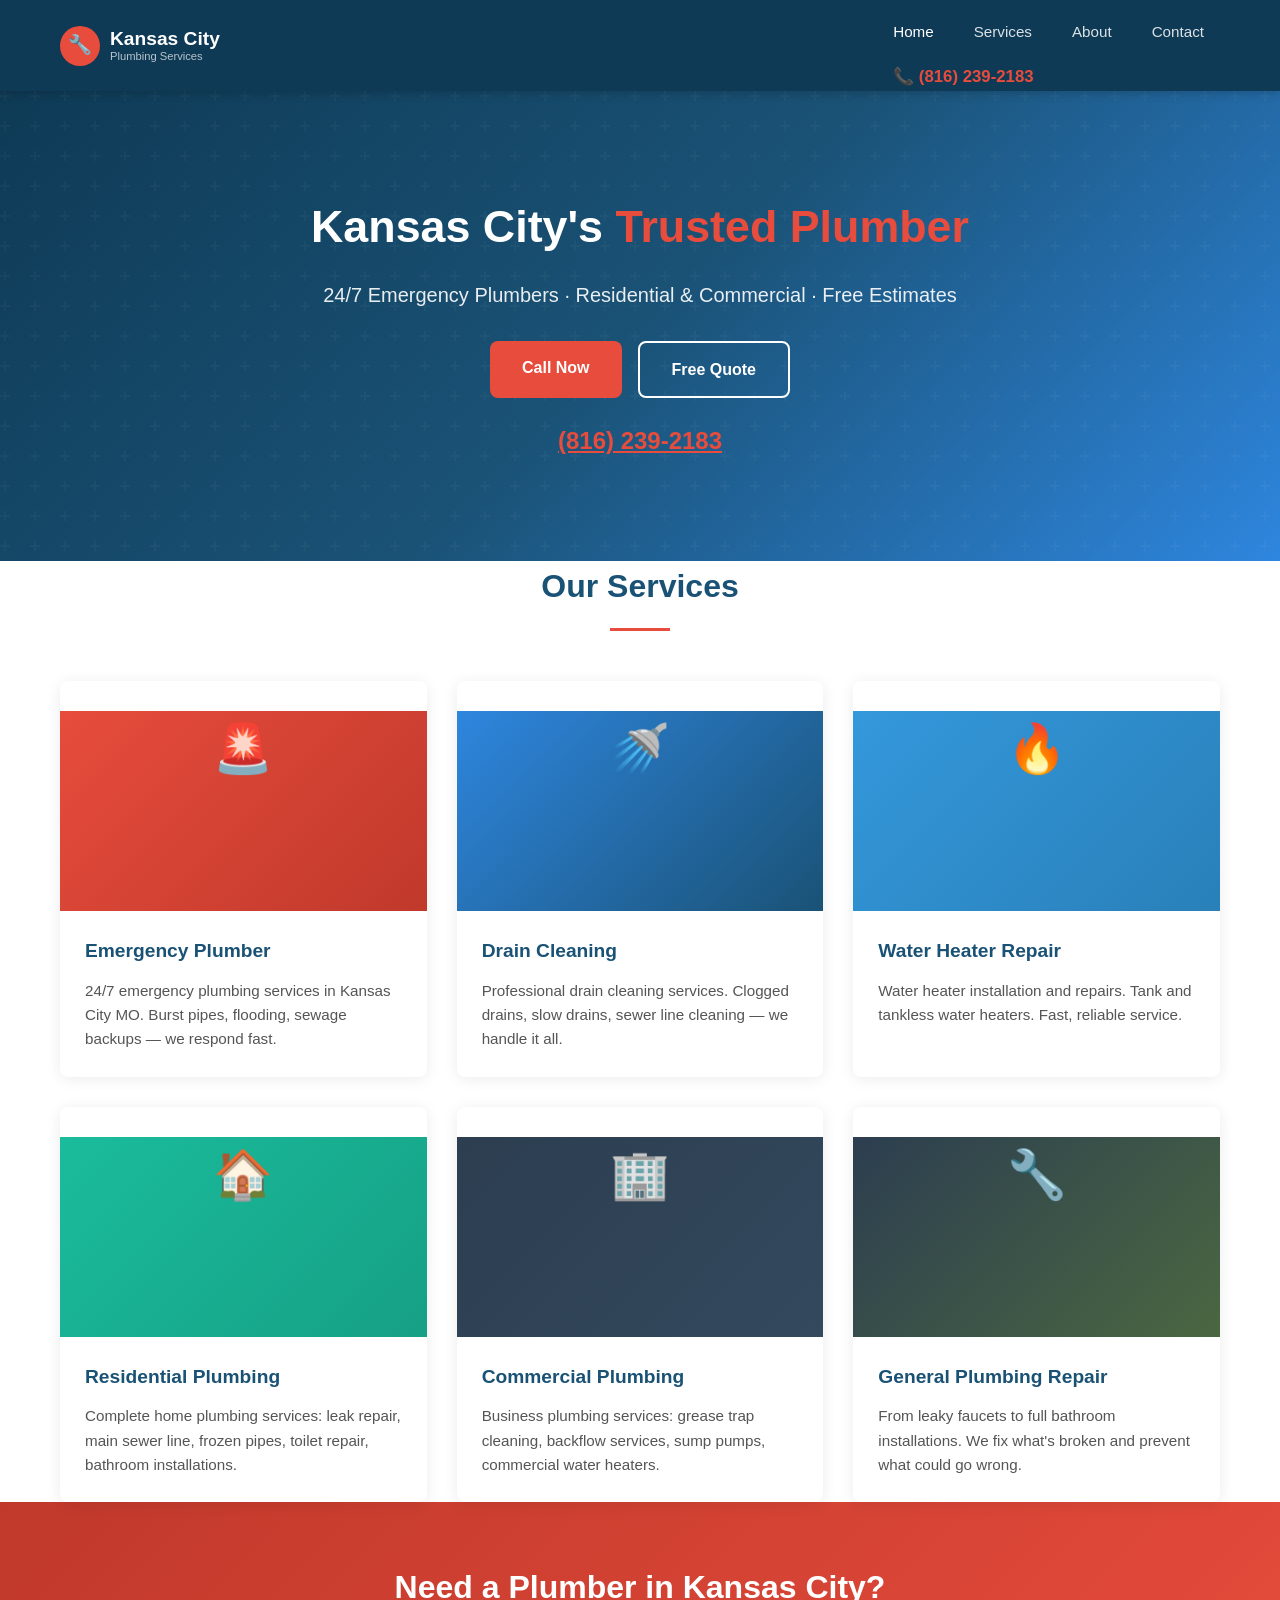
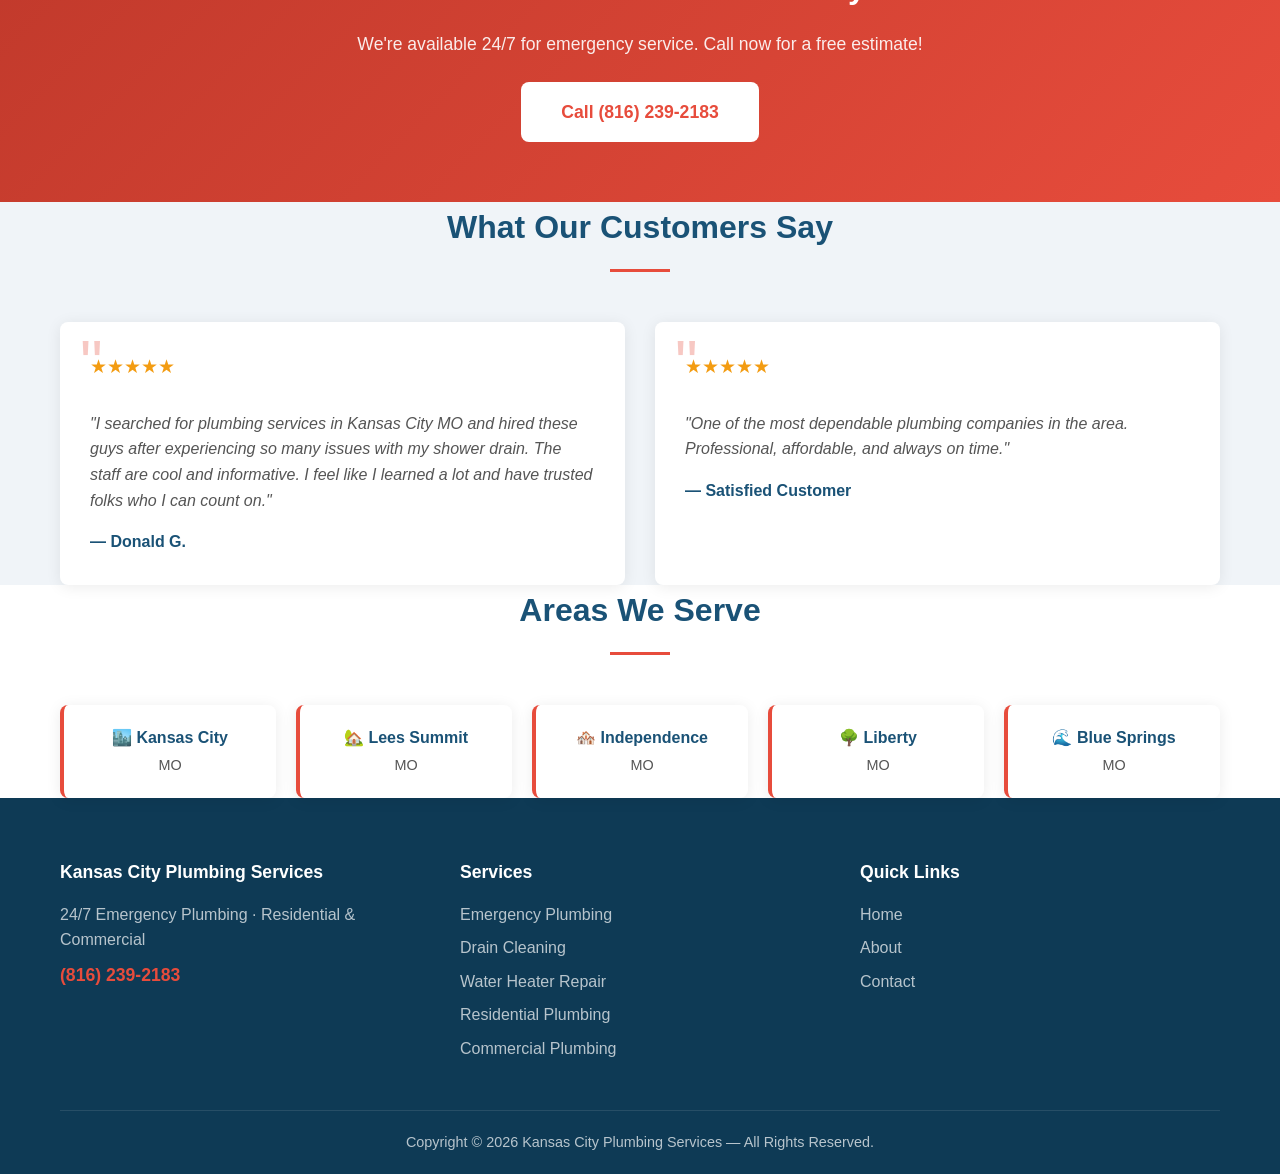
<file: index.html>
<!DOCTYPE html>
<html lang="en">
<head>
  <meta charset="UTF-8">
  <meta name="viewport" content="width=device-width, initial-scale=1.0">
  <meta name="description" content="Kansas City Plumbing Services — 24/7 emergency plumbers, drain cleaning, water heater repair, residential and commercial plumbing. Call (816) 239-2183.">
  <meta name="keywords" content="Kansas City plumber, emergency plumber Kansas City, drain cleaning KC, water heater repair Kansas City, residential plumbing KC">
  <meta property="og:title" content="Kansas City Plumbing Services — 24/7 Emergency Plumber">
  <meta property="og:description" content="Reliable 24/7 plumbing services in Kansas City MO. Emergency repairs, drain cleaning, water heater installation. Call (816) 239-2183.">
  <meta property="og:type" content="website">
  <title>Kansas City Plumbing Services — 24/7 Emergency Plumber | (816) 239-2183</title>
  <link rel="stylesheet" href="css/style.css">
</head>
<body>
  <nav class="navbar">
    <div class="container nav-container">
      <a href="index.html" class="logo">
        <div class="logo-icon">🔧</div>
        <span class="logo-text">Kansas City
          <span class="sub">Plumbing Services</span>
        </span>
      </a>
      <div class="nav-right">
        <ul class="nav-links" id="navLinks">
          <li><a href="index.html" class="active">Home</a></li>
          <li><a href="services.html">Services</a></li>
          <li><a href="about.html">About</a></li>
          <li><a href="contact.html">Contact</a></li>
        </ul>
        <a href="tel:8162392183" class="nav-phone">📞 (816) 239-2183</a>
      </div>
      <button class="nav-toggle" id="navToggle" aria-label="Toggle navigation">
        <span></span><span></span><span></span>
      </button>
    </div>
  </nav>

  <section class="hero">
    <div class="hero-content">
      <h1>Kansas City's <span>Trusted Plumber</span></h1>
      <p>24/7 Emergency Plumbers · Residential &amp; Commercial · Free Estimates</p>
      <div class="hero-buttons">
        <a href="tel:8162392183" class="btn btn-primary">Call Now</a>
        <a href="contact.html" class="btn btn-outline">Free Quote</a>
      </div>
      <div class="hero-phone">
        <a href="tel:8162392183">(816) 239-2183</a>
      </div>
    </div>
  </section>

  <section class="section" id="services">
    <div class="container">
      <h2 class="section-title">Our Services</h2>
      <div class="services-grid">
        <div class="service-card">
          <div class="service-img emergency"><div class="service-icon">🚨</div></div>
          <div class="service-body">
            <h3>Emergency Plumber</h3>
            <p>24/7 emergency plumbing services in Kansas City MO. Burst pipes, flooding, sewage backups — we respond fast.</p>
          </div>
        </div>
        <div class="service-card">
          <div class="service-img drain"><div class="service-icon">🚿</div></div>
          <div class="service-body">
            <h3>Drain Cleaning</h3>
            <p>Professional drain cleaning services. Clogged drains, slow drains, sewer line cleaning — we handle it all.</p>
          </div>
        </div>
        <div class="service-card">
          <div class="service-img water"><div class="service-icon">🔥</div></div>
          <div class="service-body">
            <h3>Water Heater Repair</h3>
            <p>Water heater installation and repairs. Tank and tankless water heaters. Fast, reliable service.</p>
          </div>
        </div>
        <div class="service-card">
          <div class="service-img residential"><div class="service-icon">🏠</div></div>
          <div class="service-body">
            <h3>Residential Plumbing</h3>
            <p>Complete home plumbing services: leak repair, main sewer line, frozen pipes, toilet repair, bathroom installations.</p>
          </div>
        </div>
        <div class="service-card">
          <div class="service-img commercial"><div class="service-icon">🏢</div></div>
          <div class="service-body">
            <h3>Commercial Plumbing</h3>
            <p>Business plumbing services: grease trap cleaning, backflow services, sump pumps, commercial water heaters.</p>
          </div>
        </div>
        <div class="service-card">
          <div class="service-img emergency" style="background: linear-gradient(135deg, #2c3e50, #4a6741);"><div class="service-icon">🔧</div></div>
          <div class="service-body">
            <h3>General Plumbing Repair</h3>
            <p>From leaky faucets to full bathroom installations. We fix what's broken and prevent what could go wrong.</p>
          </div>
        </div>
      </div>
    </div>
  </section>

  <section class="cta-banner">
    <div class="container">
      <h2>Need a Plumber in Kansas City?</h2>
      <p>We're available 24/7 for emergency service. Call now for a free estimate!</p>
      <a href="tel:8162392183" class="btn btn-secondary" style="background: #fff; color: var(--red);">Call (816) 239-2183</a>
    </div>
  </section>

  <section class="section testimonials">
    <div class="container">
      <h2 class="section-title">What Our Customers Say</h2>
      <div class="testimonial-grid">
        <div class="testimonial-card">
          <div class="stars">★★★★★</div>
          <p>"I searched for plumbing services in Kansas City MO and hired these guys after experiencing so many issues with my shower drain. The staff are cool and informative. I feel like I learned a lot and have trusted folks who I can count on."</p>
          <span class="author">— Donald G.</span>
        </div>
        <div class="testimonial-card">
          <div class="stars">★★★★★</div>
          <p>"One of the most dependable plumbing companies in the area. Professional, affordable, and always on time."</p>
          <span class="author">— Satisfied Customer</span>
        </div>
      </div>
    </div>
  </section>

  <section class="section">
    <div class="container">
      <h2 class="section-title">Areas We Serve</h2>
      <div class="areas-grid">
        <div class="area-card"><h4>🏙️ Kansas City</h4><p>MO</p></div>
        <div class="area-card"><h4>🏡 Lees Summit</h4><p>MO</p></div>
        <div class="area-card"><h4>🏘️ Independence</h4><p>MO</p></div>
        <div class="area-card"><h4>🌳 Liberty</h4><p>MO</p></div>
        <div class="area-card"><h4>🌊 Blue Springs</h4><p>MO</p></div>
      </div>
    </div>
  </section>

  <footer class="footer">
    <div class="container">
      <div class="footer-grid">
        <div class="footer-col">
          <h4>Kansas City Plumbing Services</h4>
          <p>24/7 Emergency Plumbing · Residential &amp; Commercial</p>
          <p><a href="tel:8162392183" style="color: var(--red); font-weight: 700; font-size: 1.1rem;">(816) 239-2183</a></p>
        </div>
        <div class="footer-col">
          <h4>Services</h4>
          <ul class="footer-links">
            <li><a href="services.html">Emergency Plumbing</a></li>
            <li><a href="services.html">Drain Cleaning</a></li>
            <li><a href="services.html">Water Heater Repair</a></li>
            <li><a href="services.html">Residential Plumbing</a></li>
            <li><a href="services.html">Commercial Plumbing</a></li>
          </ul>
        </div>
        <div class="footer-col">
          <h4>Quick Links</h4>
          <ul class="footer-links">
            <li><a href="index.html">Home</a></li>
            <li><a href="about.html">About</a></li>
            <li><a href="contact.html">Contact</a></li>
          </ul>
        </div>
      </div>
      <div class="footer-bottom">
        <p>Copyright &copy; 2026 Kansas City Plumbing Services — All Rights Reserved.</p>
      </div>
    </div>
  </footer>

  <script>
    document.getElementById('navToggle').addEventListener('click', function() {
      document.getElementById('navLinks').classList.toggle('open');
    });
  </script>
</body>
</html>
</file>
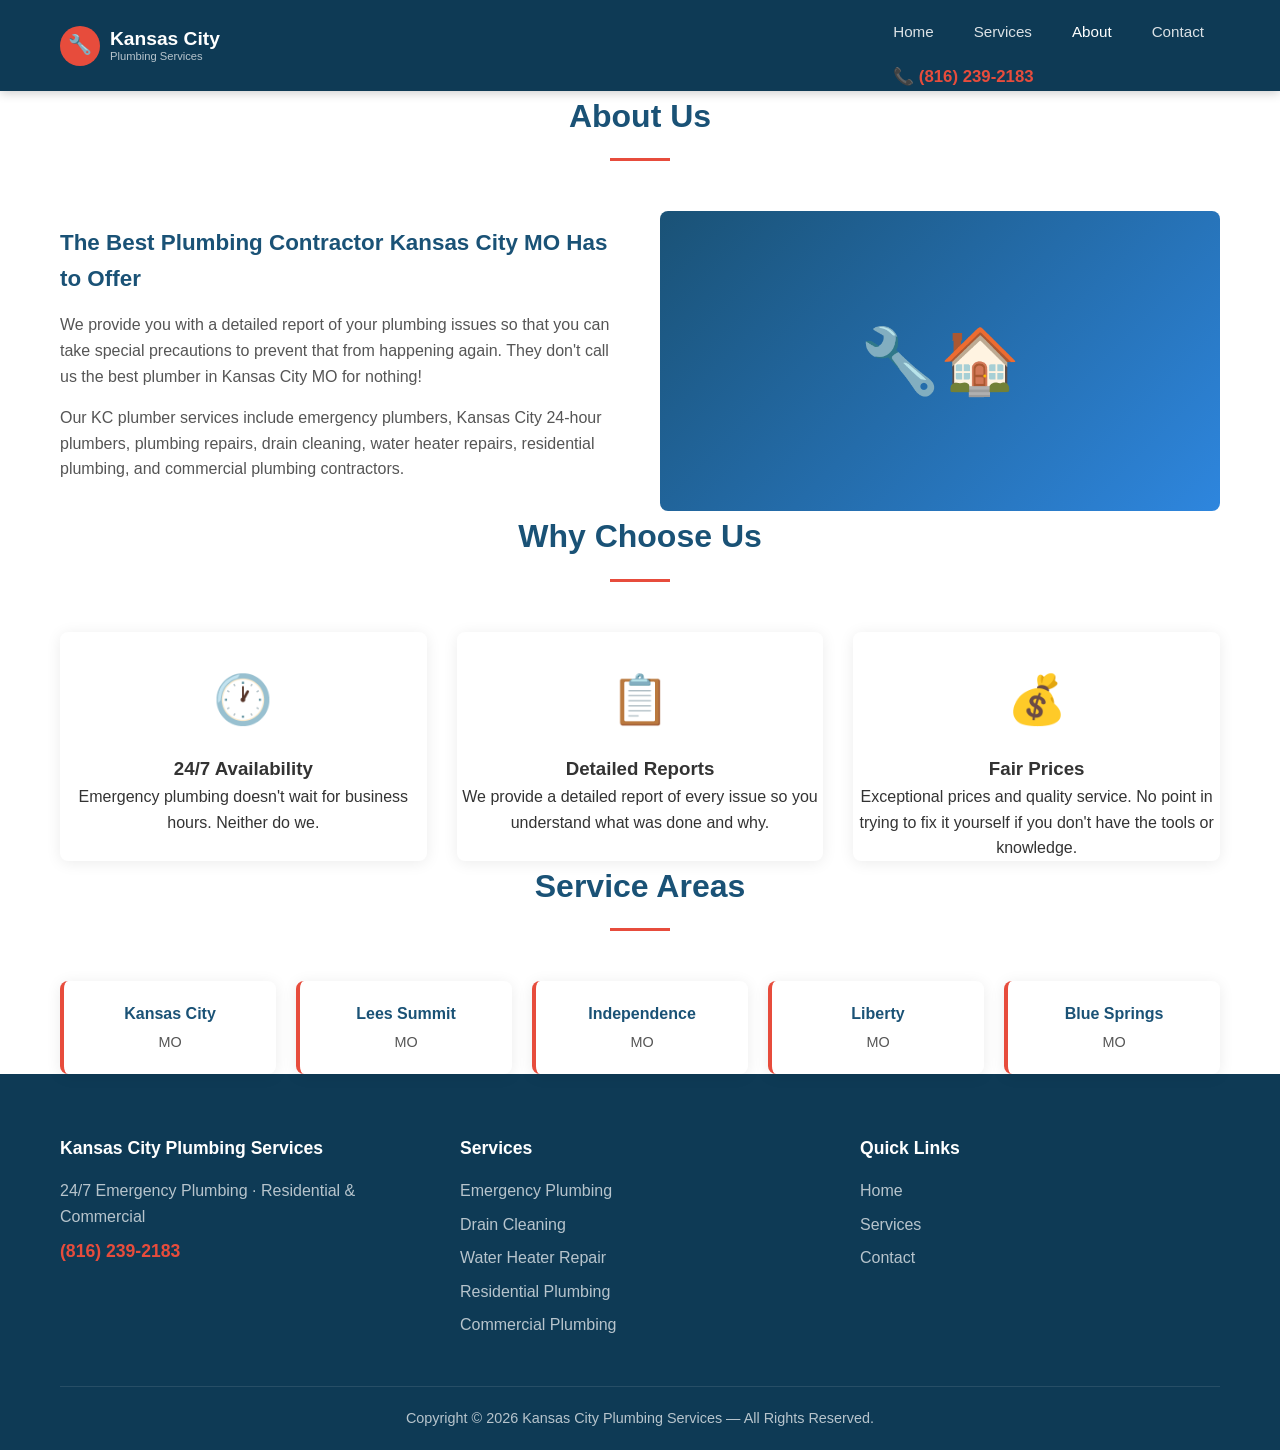
<file: about.html>
<!DOCTYPE html>
<html lang="en">
<head>
  <meta charset="UTF-8">
  <meta name="viewport" content="width=device-width, initial-scale=1.0">
  <meta name="description" content="Learn about Kansas City Plumbing Services — the best plumbing contractor Kansas City MO has to offer. 24/7 emergency service, licensed and experienced plumbers.">
  <title>About — Kansas City Plumbing Services | (816) 239-2183</title>
  <link rel="stylesheet" href="css/style.css">
</head>
<body>
  <nav class="navbar">
    <div class="container nav-container">
      <a href="index.html" class="logo">
        <div class="logo-icon">🔧</div>
        <span class="logo-text">Kansas City
          <span class="sub">Plumbing Services</span>
        </span>
      </a>
      <div class="nav-right">
        <ul class="nav-links" id="navLinks">
          <li><a href="index.html">Home</a></li>
          <li><a href="services.html">Services</a></li>
          <li><a href="about.html" class="active">About</a></li>
          <li><a href="contact.html">Contact</a></li>
        </ul>
        <a href="tel:8162392183" class="nav-phone">📞 (816) 239-2183</a>
      </div>
      <button class="nav-toggle" id="navToggle" aria-label="Toggle navigation">
        <span></span><span></span><span></span>
      </button>
    </div>
  </nav>

  <section class="section" style="padding-bottom: 0;">
    <div class="container">
      <h1 class="section-title">About Us</h1>
    </div>
  </section>

  <section class="section section-alt" style="padding-top: 0;">
    <div class="container">
      <div class="about-content">
        <div class="about-text">
          <h3>The Best Plumbing Contractor Kansas City MO Has to Offer</h3>
          <p>We provide you with a detailed report of your plumbing issues so that you can take special precautions to prevent that from happening again. They don't call us the best plumber in Kansas City MO for nothing!</p>
          <p>Our KC plumber services include emergency plumbers, Kansas City 24-hour plumbers, plumbing repairs, drain cleaning, water heater repairs, residential plumbing, and commercial plumbing contractors.</p>
        </div>
        <div class="about-img">
          <div class="about-img-placeholder">🔧🏠</div>
        </div>
      </div>
    </div>
  </section>

  <section class="section">
    <div class="container">
      <h2 class="section-title">Why Choose Us</h2>
      <div class="services-grid" style="grid-template-columns: repeat(auto-fit, minmax(250px, 1fr));">
        <div class="service-card" style="text-align:center;">
          <div class="service-icon">🕐</div>
          <h3>24/7 Availability</h3>
          <p>Emergency plumbing doesn't wait for business hours. Neither do we.</p>
        </div>
        <div class="service-card" style="text-align:center;">
          <div class="service-icon">📋</div>
          <h3>Detailed Reports</h3>
          <p>We provide a detailed report of every issue so you understand what was done and why.</p>
        </div>
        <div class="service-card" style="text-align:center;">
          <div class="service-icon">💰</div>
          <h3>Fair Prices</h3>
          <p>Exceptional prices and quality service. No point in trying to fix it yourself if you don't have the tools or knowledge.</p>
        </div>
      </div>
    </div>
  </section>

  <section class="section section-alt">
    <div class="container">
      <h2 class="section-title">Service Areas</h2>
      <div class="areas-grid" style="grid-template-columns: repeat(auto-fit, minmax(180px, 1fr));">
        <div class="area-card"><h4>Kansas City</h4><p>MO</p></div>
        <div class="area-card"><h4>Lees Summit</h4><p>MO</p></div>
        <div class="area-card"><h4>Independence</h4><p>MO</p></div>
        <div class="area-card"><h4>Liberty</h4><p>MO</p></div>
        <div class="area-card"><h4>Blue Springs</h4><p>MO</p></div>
      </div>
    </div>
  </section>

  <footer class="footer">
    <div class="container">
      <div class="footer-grid">
        <div class="footer-col">
          <h4>Kansas City Plumbing Services</h4>
          <p>24/7 Emergency Plumbing · Residential &amp; Commercial</p>
          <p><a href="tel:8162392183" style="color: var(--red); font-weight: 700; font-size: 1.1rem;">(816) 239-2183</a></p>
        </div>
        <div class="footer-col">
          <h4>Services</h4>
          <ul class="footer-links">
            <li><a href="services.html">Emergency Plumbing</a></li>
            <li><a href="services.html">Drain Cleaning</a></li>
            <li><a href="services.html">Water Heater Repair</a></li>
            <li><a href="services.html">Residential Plumbing</a></li>
            <li><a href="services.html">Commercial Plumbing</a></li>
          </ul>
        </div>
        <div class="footer-col">
          <h4>Quick Links</h4>
          <ul class="footer-links">
            <li><a href="index.html">Home</a></li>
            <li><a href="services.html">Services</a></li>
            <li><a href="contact.html">Contact</a></li>
          </ul>
        </div>
      </div>
      <div class="footer-bottom">
        <p>Copyright &copy; 2026 Kansas City Plumbing Services — All Rights Reserved.</p>
      </div>
    </div>
  </footer>

  <script>
    document.getElementById('navToggle').addEventListener('click', function() {
      document.getElementById('navLinks').classList.toggle('open');
    });
  </script>
</body>
</html>
</file>
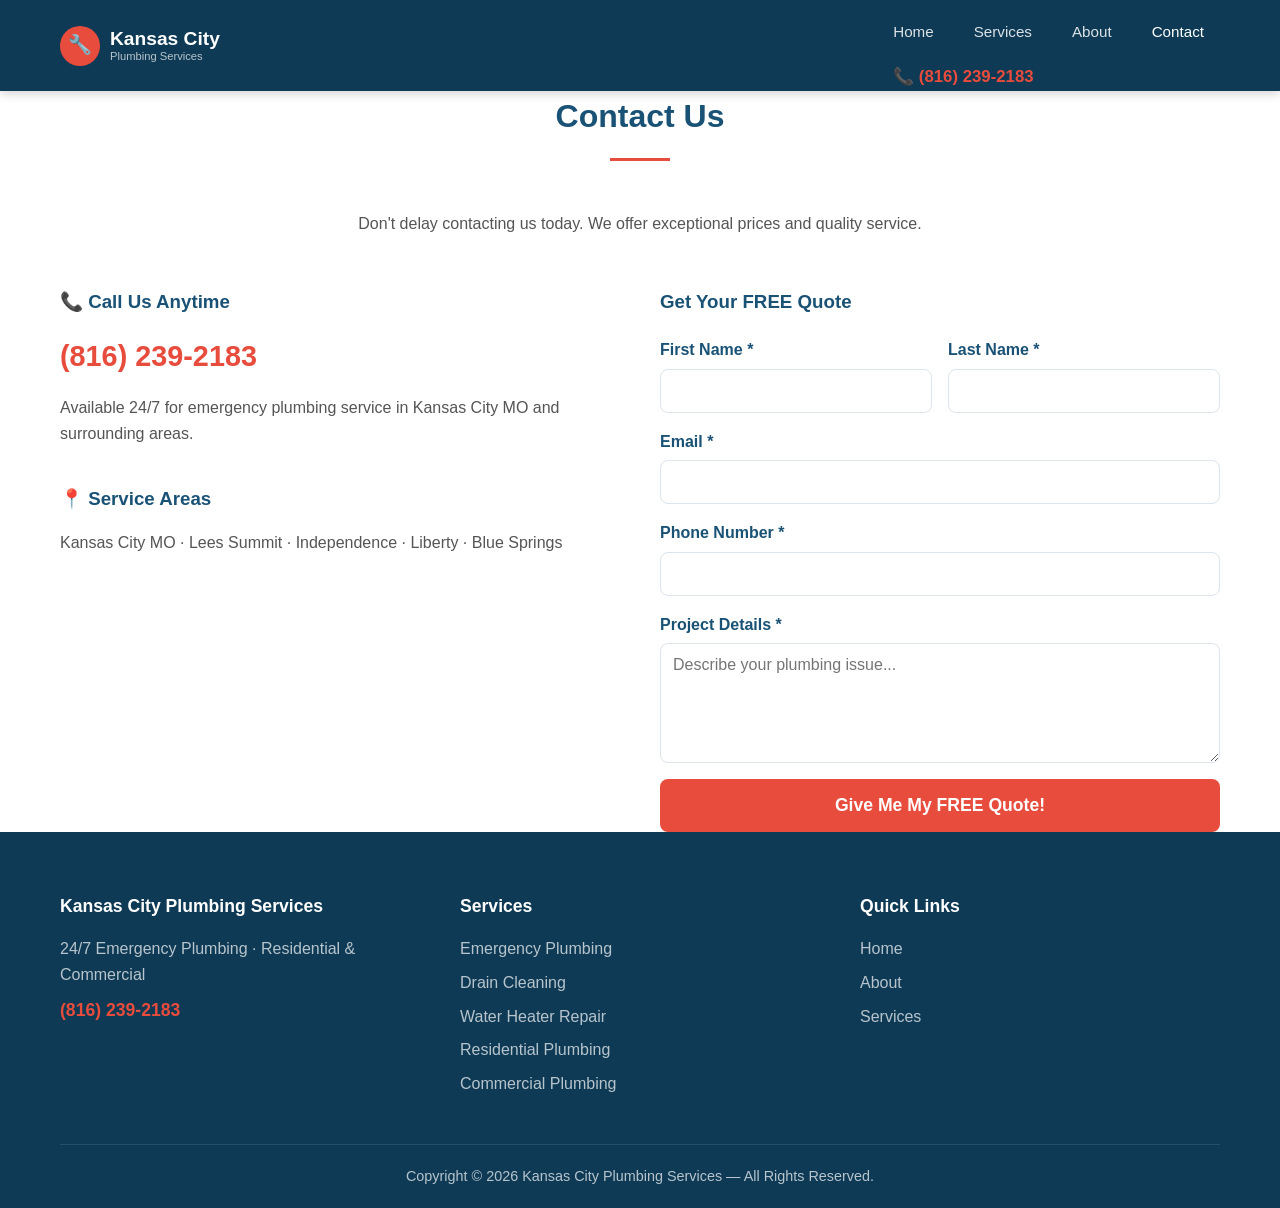
<file: contact.html>
<!DOCTYPE html>
<html lang="en">
<head>
  <meta charset="UTF-8">
  <meta name="viewport" content="width=device-width, initial-scale=1.0">
  <meta name="description" content="Contact Kansas City Plumbing Services — 24/7 emergency plumber at (816) 239-2183. Free estimates for residential and commercial plumbing.">
  <title>Contact — Kansas City Plumbing Services | (816) 239-2183</title>
  <link rel="stylesheet" href="css/style.css">
</head>
<body>
  <nav class="navbar">
    <div class="container nav-container">
      <a href="index.html" class="logo">
        <div class="logo-icon">🔧</div>
        <span class="logo-text">Kansas City
          <span class="sub">Plumbing Services</span>
        </span>
      </a>
      <div class="nav-right">
        <ul class="nav-links" id="navLinks">
          <li><a href="index.html">Home</a></li>
          <li><a href="services.html">Services</a></li>
          <li><a href="about.html">About</a></li>
          <li><a href="contact.html" class="active">Contact</a></li>
        </ul>
        <a href="tel:8162392183" class="nav-phone">📞 (816) 239-2183</a>
      </div>
      <button class="nav-toggle" id="navToggle" aria-label="Toggle navigation">
        <span></span><span></span><span></span>
      </button>
    </div>
  </nav>

  <section class="section" style="padding-bottom: 0;">
    <div class="container">
      <h1 class="section-title">Contact Us</h1>
      <p style="text-align:center; max-width:600px; margin:0 auto 50px; color:var(--text-light);">Don't delay contacting us today. We offer exceptional prices and quality service.</p>
    </div>
  </section>

  <section class="section section-alt" style="padding-top: 0;">
    <div class="container">
      <div class="contact-grid">
        <div class="contact-info">
          <h3>📞 Call Us Anytime</h3>
          <a href="tel:8162392183" class="phone-big">(816) 239-2183</a>
          <p>Available 24/7 for emergency plumbing service in Kansas City MO and surrounding areas.</p>
          <br>
          <h3>📍 Service Areas</h3>
          <p>Kansas City MO · Lees Summit · Independence · Liberty · Blue Springs</p>
        </div>
        <div>
          <h3 style="color:var(--primary); margin-bottom:20px;">Get Your FREE Quote</h3>
          <form action="mailto:info@kansascityplumbingservices.com" method="post" enctype="text/plain" class="contact-form">
            <div class="form-row">
              <div class="form-group">
                <label for="first">First Name *</label>
                <input type="text" id="first" name="first" required>
              </div>
              <div class="form-group">
                <label for="last">Last Name *</label>
                <input type="text" id="last" name="last" required>
              </div>
            </div>
            <div class="form-group">
              <label for="email">Email *</label>
              <input type="email" id="email" name="email" required>
            </div>
            <div class="form-group">
              <label for="phone">Phone Number *</label>
              <input type="tel" id="phone" name="phone" required>
            </div>
            <div class="form-group">
              <label for="details">Project Details *</label>
              <textarea id="details" name="details" required placeholder="Describe your plumbing issue..."></textarea>
            </div>
            <button type="submit" class="btn btn-primary" style="font-size:1.1rem; padding: 16px;">Give Me My FREE Quote!</button>
          </form>
        </div>
      </div>
    </div>
  </section>

  <footer class="footer">
    <div class="container">
      <div class="footer-grid">
        <div class="footer-col">
          <h4>Kansas City Plumbing Services</h4>
          <p>24/7 Emergency Plumbing · Residential &amp; Commercial</p>
          <p><a href="tel:8162392183" style="color: var(--red); font-weight: 700; font-size: 1.1rem;">(816) 239-2183</a></p>
        </div>
        <div class="footer-col">
          <h4>Services</h4>
          <ul class="footer-links">
            <li><a href="services.html">Emergency Plumbing</a></li>
            <li><a href="services.html">Drain Cleaning</a></li>
            <li><a href="services.html">Water Heater Repair</a></li>
            <li><a href="services.html">Residential Plumbing</a></li>
            <li><a href="services.html">Commercial Plumbing</a></li>
          </ul>
        </div>
        <div class="footer-col">
          <h4>Quick Links</h4>
          <ul class="footer-links">
            <li><a href="index.html">Home</a></li>
            <li><a href="about.html">About</a></li>
            <li><a href="services.html">Services</a></li>
          </ul>
        </div>
      </div>
      <div class="footer-bottom">
        <p>Copyright &copy; 2026 Kansas City Plumbing Services — All Rights Reserved.</p>
      </div>
    </div>
  </footer>

  <script>
    document.getElementById('navToggle').addEventListener('click', function() {
      document.getElementById('navLinks').classList.toggle('open');
    });
  </script>
</body>
</html>
</file>
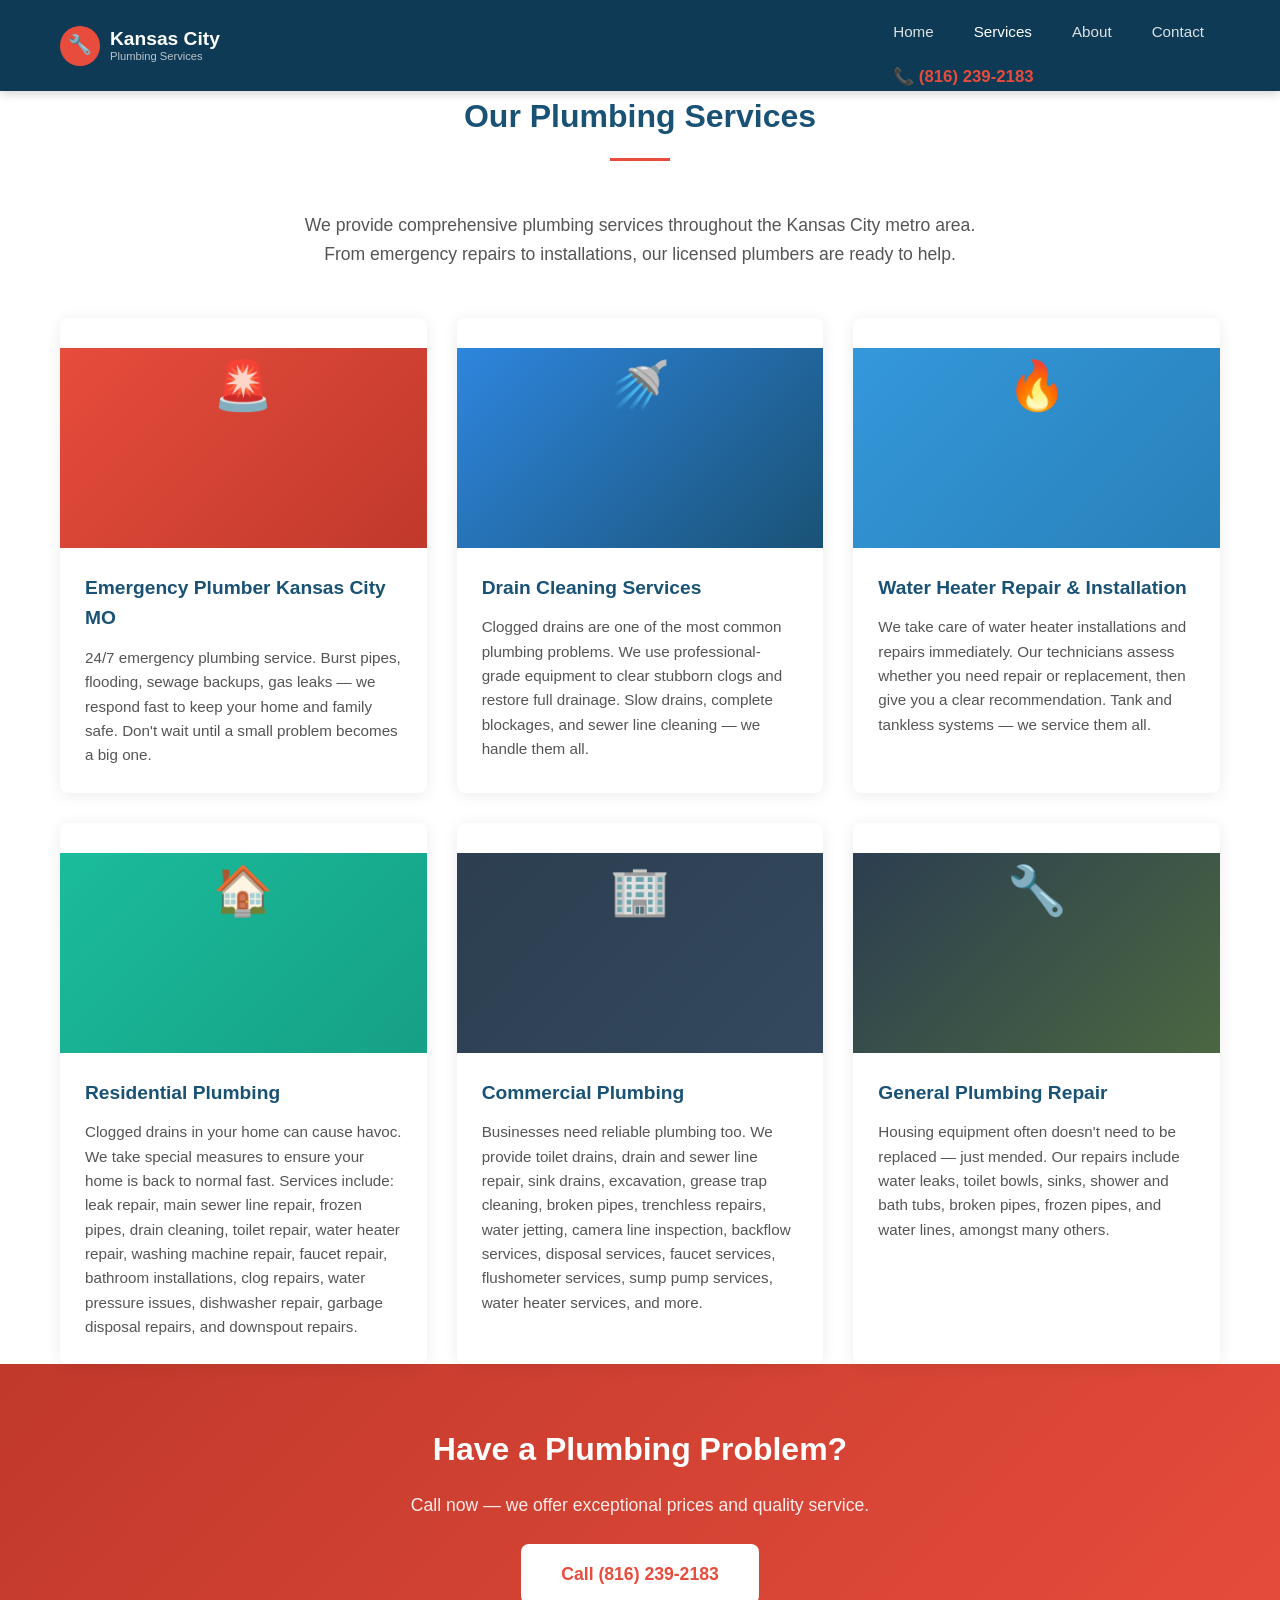
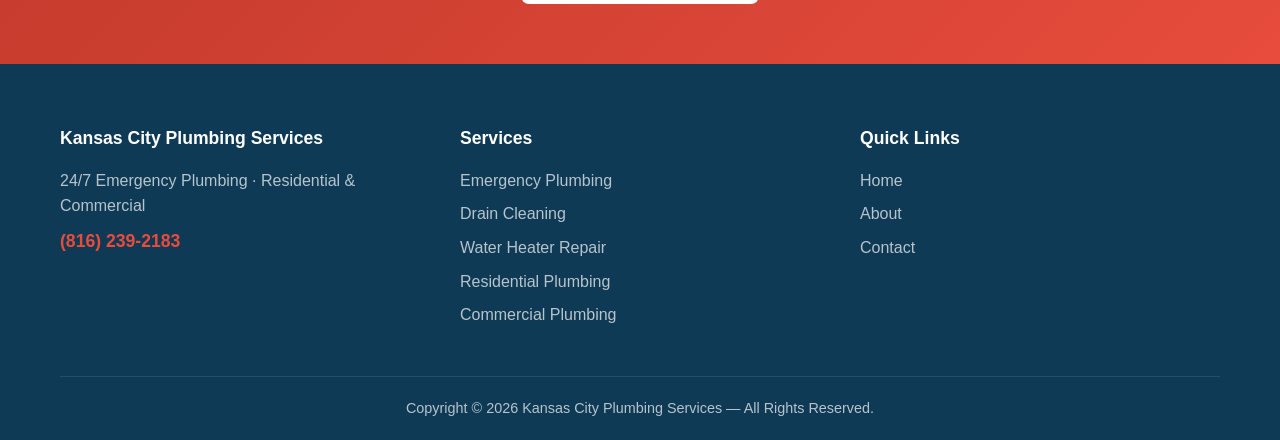
<file: services.html>
<!DOCTYPE html>
<html lang="en">
<head>
  <meta charset="UTF-8">
  <meta name="viewport" content="width=device-width, initial-scale=1.0">
  <meta name="description" content="Complete plumbing services in Kansas City MO — emergency plumbers, drain cleaning, water heater repair, residential and commercial plumbing. Call (816) 239-2183.">
  <title>Services — Kansas City Plumbing Services | (816) 239-2183</title>
  <link rel="stylesheet" href="css/style.css">
</head>
<body>
  <nav class="navbar">
    <div class="container nav-container">
      <a href="index.html" class="logo">
        <div class="logo-icon">🔧</div>
        <span class="logo-text">Kansas City
          <span class="sub">Plumbing Services</span>
        </span>
      </a>
      <div class="nav-right">
        <ul class="nav-links" id="navLinks">
          <li><a href="index.html">Home</a></li>
          <li><a href="services.html" class="active">Services</a></li>
          <li><a href="about.html">About</a></li>
          <li><a href="contact.html">Contact</a></li>
        </ul>
        <a href="tel:8162392183" class="nav-phone">📞 (816) 239-2183</a>
      </div>
      <button class="nav-toggle" id="navToggle" aria-label="Toggle navigation">
        <span></span><span></span><span></span>
      </button>
    </div>
  </nav>

  <section class="section" style="padding-bottom: 0;">
    <div class="container">
      <h1 class="section-title">Our Plumbing Services</h1>
      <p style="text-align:center; max-width:700px; margin:0 auto 50px; color:var(--text-light); font-size:1.1rem;">We provide comprehensive plumbing services throughout the Kansas City metro area. From emergency repairs to installations, our licensed plumbers are ready to help.</p>
    </div>
  </section>

  <section class="section section-alt" style="padding-top: 0;">
    <div class="container">
      <div class="services-grid">
        <div class="service-card">
          <div class="service-img emergency"><div class="service-icon">🚨</div></div>
          <div class="service-body">
            <h3>Emergency Plumber Kansas City MO</h3>
            <p>24/7 emergency plumbing service. Burst pipes, flooding, sewage backups, gas leaks — we respond fast to keep your home and family safe. Don't wait until a small problem becomes a big one.</p>
          </div>
        </div>
        <div class="service-card">
          <div class="service-img drain"><div class="service-icon">🚿</div></div>
          <div class="service-body">
            <h3>Drain Cleaning Services</h3>
            <p>Clogged drains are one of the most common plumbing problems. We use professional-grade equipment to clear stubborn clogs and restore full drainage. Slow drains, complete blockages, and sewer line cleaning — we handle them all.</p>
          </div>
        </div>
        <div class="service-card">
          <div class="service-img water"><div class="service-icon">🔥</div></div>
          <div class="service-body">
            <h3>Water Heater Repair &amp; Installation</h3>
            <p>We take care of water heater installations and repairs immediately. Our technicians assess whether you need repair or replacement, then give you a clear recommendation. Tank and tankless systems — we service them all.</p>
          </div>
        </div>
        <div class="service-card">
          <div class="service-img residential"><div class="service-icon">🏠</div></div>
          <div class="service-body">
            <h3>Residential Plumbing</h3>
            <p>Clogged drains in your home can cause havoc. We take special measures to ensure your home is back to normal fast. Services include: leak repair, main sewer line repair, frozen pipes, drain cleaning, toilet repair, water heater repair, washing machine repair, faucet repair, bathroom installations, clog repairs, water pressure issues, dishwasher repair, garbage disposal repairs, and downspout repairs.</p>
          </div>
        </div>
        <div class="service-card">
          <div class="service-img commercial"><div class="service-icon">🏢</div></div>
          <div class="service-body">
            <h3>Commercial Plumbing</h3>
            <p>Businesses need reliable plumbing too. We provide toilet drains, drain and sewer line repair, sink drains, excavation, grease trap cleaning, broken pipes, trenchless repairs, water jetting, camera line inspection, backflow services, disposal services, faucet services, flushometer services, sump pump services, water heater services, and more.</p>
          </div>
        </div>
        <div class="service-card">
          <div class="service-img emergency" style="background: linear-gradient(135deg, #2c3e50, #4a6741);"><div class="service-icon">🔧</div></div>
          <div class="service-body">
            <h3>General Plumbing Repair</h3>
            <p>Housing equipment often doesn't need to be replaced — just mended. Our repairs include water leaks, toilet bowls, sinks, shower and bath tubs, broken pipes, frozen pipes, and water lines, amongst many others.</p>
          </div>
        </div>
      </div>
    </div>
  </section>

  <section class="cta-banner">
    <div class="container">
      <h2>Have a Plumbing Problem?</h2>
      <p>Call now — we offer exceptional prices and quality service.</p>
      <a href="tel:8162392183" class="btn btn-secondary" style="background: #fff; color: var(--red);">Call (816) 239-2183</a>
    </div>
  </section>

  <footer class="footer">
    <div class="container">
      <div class="footer-grid">
        <div class="footer-col">
          <h4>Kansas City Plumbing Services</h4>
          <p>24/7 Emergency Plumbing · Residential &amp; Commercial</p>
          <p><a href="tel:8162392183" style="color: var(--red); font-weight: 700; font-size: 1.1rem;">(816) 239-2183</a></p>
        </div>
        <div class="footer-col">
          <h4>Services</h4>
          <ul class="footer-links">
            <li><a href="index.html">Emergency Plumbing</a></li>
            <li><a href="index.html">Drain Cleaning</a></li>
            <li><a href="index.html">Water Heater Repair</a></li>
            <li><a href="index.html">Residential Plumbing</a></li>
            <li><a href="index.html">Commercial Plumbing</a></li>
          </ul>
        </div>
        <div class="footer-col">
          <h4>Quick Links</h4>
          <ul class="footer-links">
            <li><a href="index.html">Home</a></li>
            <li><a href="about.html">About</a></li>
            <li><a href="contact.html">Contact</a></li>
          </ul>
        </div>
      </div>
      <div class="footer-bottom">
        <p>Copyright &copy; 2026 Kansas City Plumbing Services — All Rights Reserved.</p>
      </div>
    </div>
  </footer>

  <script>
    document.getElementById('navToggle').addEventListener('click', function() {
      document.getElementById('navLinks').classList.toggle('open');
    });
  </script>
</body>
</html>
</file>
<file: css/style.css>
:root {
  --primary: #1a5276;
  --primary-dark: #0e3a55;
  --accent: #2e86de;
  --accent-light: #54a0ff;
  --red: #e74c3c;
  --red-dark: #c0392b;
  --text: #333;
  --text-light: #555;
  --bg: #fff;
  --bg-alt: #f0f4f8;
  --bg-dark: #0e3a55;
  --border: #dce4ec;
  --shadow: 0 2px 15px rgba(0,0,0,0.08);
  --radius: 8px;
}
* { margin: 0; padding: 0; box-sizing: border-box; }
body { font-family: -apple-system, BlinkMacSystemFont, 'Segoe UI', Roboto, Oxygen, sans-serif; color: var(--text); line-height: 1.6; }
a { color: var(--accent); text-decoration: none; }
a:hover { color: var(--accent-light); }
img { max-width: 100%; height: auto; }
.container { max-width: 1200px; margin: 0 auto; padding: 0 20px; }
.btn { display: inline-block; padding: 14px 32px; border-radius: var(--radius); font-weight: 600; font-size: 1rem; transition: background 0.2s, transform 0.1s; border: none; cursor: pointer; }
.btn:active { transform: scale(0.97); }
.btn-primary { background: var(--red); color: #fff; }
.btn-primary:hover { background: var(--red-dark); color: #fff; }
.btn-secondary { background: var(--accent); color: #fff; }
.btn-secondary:hover { background: var(--accent-light); color: #fff; }
.btn-outline { background: transparent; color: #fff; border: 2px solid #fff; }
.btn-outline:hover { background: #fff; color: var(--primary); }
.section-title { text-align: center; font-size: 2rem; margin-bottom: 50px; color: var(--primary); position: relative; }
.section-title::after { content: ''; display: block; width: 60px; height: 3px; background: var(--red); margin: 16px auto 0; }

/* Navbar */
.navbar { background: var(--primary-dark); padding: 0; position: sticky; top: 0; z-index: 1000; box-shadow: 0 2px 10px rgba(0,0,0,0.2); }
.nav-container { display: flex; align-items: center; justify-content: space-between; max-width: 1200px; margin: 0 auto; padding: 0 20px; }
.logo { display: flex; align-items: center; gap: 10px; color: #fff; font-size: 1.2rem; font-weight: 700; }
.logo-icon { background: var(--red); color: #fff; width: 40px; height: 40px; border-radius: 50%; display: flex; align-items: center; justify-content: center; font-size: 1.2rem; font-weight: 700; }
.logo-text { line-height: 1.2; }
.logo-text .sub { font-size: 0.7rem; color: rgba(255,255,255,0.7); font-weight: 400; display: block; }
.nav-links { display: flex; list-style: none; gap: 8px; align-items: center; }
.nav-links a { color: rgba(255,255,255,0.85); padding: 20px 16px; display: block; font-size: 0.95rem; transition: color 0.2s; }
.nav-links a:hover, .nav-links a.active { color: #fff; }
.nav-phone { color: var(--red); font-weight: 700; margin-left: 16px; font-size: 1.05rem; }
.nav-phone:hover { color: var(--red-dark); }
.nav-toggle { display: none; background: none; border: none; cursor: pointer; padding: 10px; }
.nav-toggle span { display: block; width: 24px; height: 2px; background: #fff; margin: 5px 0; transition: 0.3s; }

/* Hero */
.hero { background: linear-gradient(135deg, var(--primary-dark) 0%, var(--primary) 50%, var(--accent) 100%); padding: 100px 20px; text-align: center; color: #fff; position: relative; overflow: hidden; }
.hero::before { content: ''; position: absolute; inset: 0; background: url("data:image/svg+xml,%3Csvg width='60' height='60' viewBox='0 0 60 60' xmlns='http://www.w3.org/2000/svg'%3E%3Cg fill='none' fill-rule='evenodd'%3E%3Cg fill='%23ffffff' fill-opacity='0.03'%3E%3Cpath d='M36 34v-4h-2v4h-4v2h4v4h2v-4h4v-2h-4zm0-30V0h-2v4h-4v2h4v4h2V6h4V4h-4zM6 34v-4H4v4H0v2h4v4h2v-4h4v-2H6zM6 4V0H4v4H0v2h4v4h2V6h4V4H6z'/%3E%3C/g%3E%3C/g%3E%3C/svg%3E"); }
.hero-content { position: relative; z-index: 1; max-width: 800px; margin: 0 auto; }
.hero h1 { font-size: 2.8rem; margin-bottom: 16px; font-weight: 700; }
.hero h1 span { color: var(--red); }
.hero p { font-size: 1.25rem; margin-bottom: 30px; color: rgba(255,255,255,0.9); }
.hero-buttons { display: flex; gap: 16px; justify-content: center; flex-wrap: wrap; }
.hero-phone { margin-top: 24px; font-size: 1.5rem; font-weight: 700; }
.hero-phone a { color: var(--red); text-decoration: underline; }

/* Services */
.services-grid { display: grid; grid-template-columns: repeat(auto-fit, minmax(320px, 1fr)); gap: 30px; }
.service-card { background: var(--bg); border-radius: var(--radius); overflow: hidden; box-shadow: var(--shadow); transition: transform 0.2s, box-shadow 0.2s; }
.service-card:hover { transform: translateY(-5px); box-shadow: 0 8px 25px rgba(0,0,0,0.12); }
.service-img { height: 200px; background-size: cover; background-position: center; }
.service-img.emergency { background: linear-gradient(135deg, #e74c3c, #c0392b); }
.service-img.drain { background: linear-gradient(135deg, #2e86de, #1a5276); }
.service-img.water { background: linear-gradient(135deg, #3498db, #2980b9); }
.service-img.residential { background: linear-gradient(135deg, #1abc9c, #16a085); }
.service-img.commercial { background: linear-gradient(135deg, #2c3e50, #34495e); }
.service-icon { font-size: 3rem; margin: 30px 0 16px; text-align: center; }
.service-body { padding: 25px; }
.service-body h3 { color: var(--primary); margin-bottom: 12px; font-size: 1.2rem; }
.service-body p { color: var(--text-light); font-size: 0.95rem; }

/* About */
.about-content { display: grid; grid-template-columns: 1fr 1fr; gap: 40px; align-items: center; }
.about-text h3 { color: var(--primary); font-size: 1.4rem; margin-bottom: 16px; }
.about-text p { color: var(--text-light); margin-bottom: 16px; }
.about-img { border-radius: var(--radius); overflow: hidden; min-height: 300px; background: linear-gradient(135deg, var(--primary), var(--accent)); display: flex; align-items: center; justify-content: center; }
.about-img-placeholder { color: #fff; font-size: 4rem; }

/* CTA Banner */
.cta-banner { background: linear-gradient(135deg, var(--red-dark), var(--red)); color: #fff; padding: 60px 20px; text-align: center; }
.cta-banner h2 { font-size: 2rem; margin-bottom: 16px; }
.cta-banner p { font-size: 1.1rem; margin-bottom: 24px; color: rgba(255,255,255,0.9); }
.cta-banner .btn { font-size: 1.1rem; padding: 16px 40px; }

/* Testimonials */
.testimonials { background: var(--bg-alt); }
.testimonial-grid { display: grid; grid-template-columns: repeat(auto-fit, minmax(300px, 1fr)); gap: 30px; }
.testimonial-card { background: var(--bg); padding: 30px; border-radius: var(--radius); box-shadow: var(--shadow); position: relative; }
.testimonial-card::before { content: '"'; font-size: 4rem; color: var(--red); position: absolute; top: 10px; left: 20px; line-height: 1; opacity: 0.3; }
.testimonial-card p { font-style: italic; color: var(--text-light); margin-bottom: 16px; padding-top: 20px; }
.testimonial-card .author { font-weight: 600; color: var(--primary); font-style: normal; }
.stars { color: #f39c12; font-size: 1.2rem; margin-bottom: 8px; }

/* Areas */
.areas-grid { display: grid; grid-template-columns: repeat(auto-fit, minmax(200px, 1fr)); gap: 20px; }
.area-card { background: var(--bg); padding: 20px; border-radius: var(--radius); text-align: center; box-shadow: var(--shadow); border-left: 4px solid var(--red); }
.area-card h4 { color: var(--primary); margin-bottom: 4px; }
.area-card p { color: var(--text-light); font-size: 0.9rem; }

/* Contact */
.contact-grid { display: grid; grid-template-columns: 1fr 1fr; gap: 40px; }
.contact-info h3 { color: var(--primary); margin-bottom: 16px; }
.contact-info p { margin-bottom: 12px; color: var(--text-light); }
.contact-info .phone-big { font-size: 1.8rem; font-weight: 700; color: var(--red); display: block; margin: 16px 0; }
.contact-form { display: flex; flex-direction: column; gap: 16px; }
.form-group { display: flex; flex-direction: column; }
.form-group label { font-weight: 600; margin-bottom: 6px; color: var(--primary); }
.form-group input, .form-group textarea { padding: 12px; border: 1px solid var(--border); border-radius: var(--radius); font-size: 1rem; font-family: inherit; }
.form-group textarea { resize: vertical; min-height: 120px; }
.form-row { display: grid; grid-template-columns: 1fr 1fr; gap: 16px; }

/* Footer */
.footer { background: var(--bg-dark); color: rgba(255,255,255,0.7); padding: 60px 0 20px; }
.footer-grid { display: grid; grid-template-columns: repeat(auto-fit, minmax(250px, 1fr)); gap: 40px; margin-bottom: 40px; }
.footer-col h4 { color: #fff; margin-bottom: 16px; font-size: 1.1rem; }
.footer-col p { margin-bottom: 8px; }
.footer-links { list-style: none; }
.footer-links li { margin-bottom: 8px; }
.footer-links a { color: rgba(255,255,255,0.7); }
.footer-links a:hover { color: #fff; }
.footer-bottom { text-align: center; padding-top: 20px; border-top: 1px solid rgba(255,255,255,0.1); font-size: 0.9rem; }

/* Rating stars display */
.rating-display { display: flex; justify-content: center; gap: 20px; margin: 30px 0; flex-wrap: wrap; }
.rating-badge { background: rgba(255,255,255,0.1); border-radius: var(--radius); padding: 15px 25px; text-align: center; }
.rating-badge .stars { color: #f39c12; font-size: 1.5rem; }
.rating-badge .label { color: rgba(255,255,255,0.8); font-size: 0.9rem; }

/* Mobile */
@media (max-width: 768px) {
  .nav-toggle { display: block; }
  .nav-links { display: none; flex-direction: column; position: absolute; top: 100%; left: 0; right: 0; background: var(--primary-dark); padding: 10px 0; }
  .nav-links.open { display: flex; }
  .nav-links a { padding: 14px 20px; }
  .nav-phone { margin-left: 0; margin-top: 8px; padding: 0 20px; }
  .hero { padding: 60px 20px; }
  .hero h1 { font-size: 2rem; }
  .hero-buttons { flex-direction: column; align-items: center; }
  .about-content { grid-template-columns: 1fr; }
  .contact-grid { grid-template-columns: 1fr; }
  .form-row { grid-template-columns: 1fr; }
  .section { padding: 50px 0; }
  .section-title { font-size: 1.6rem; }
}
</file>
